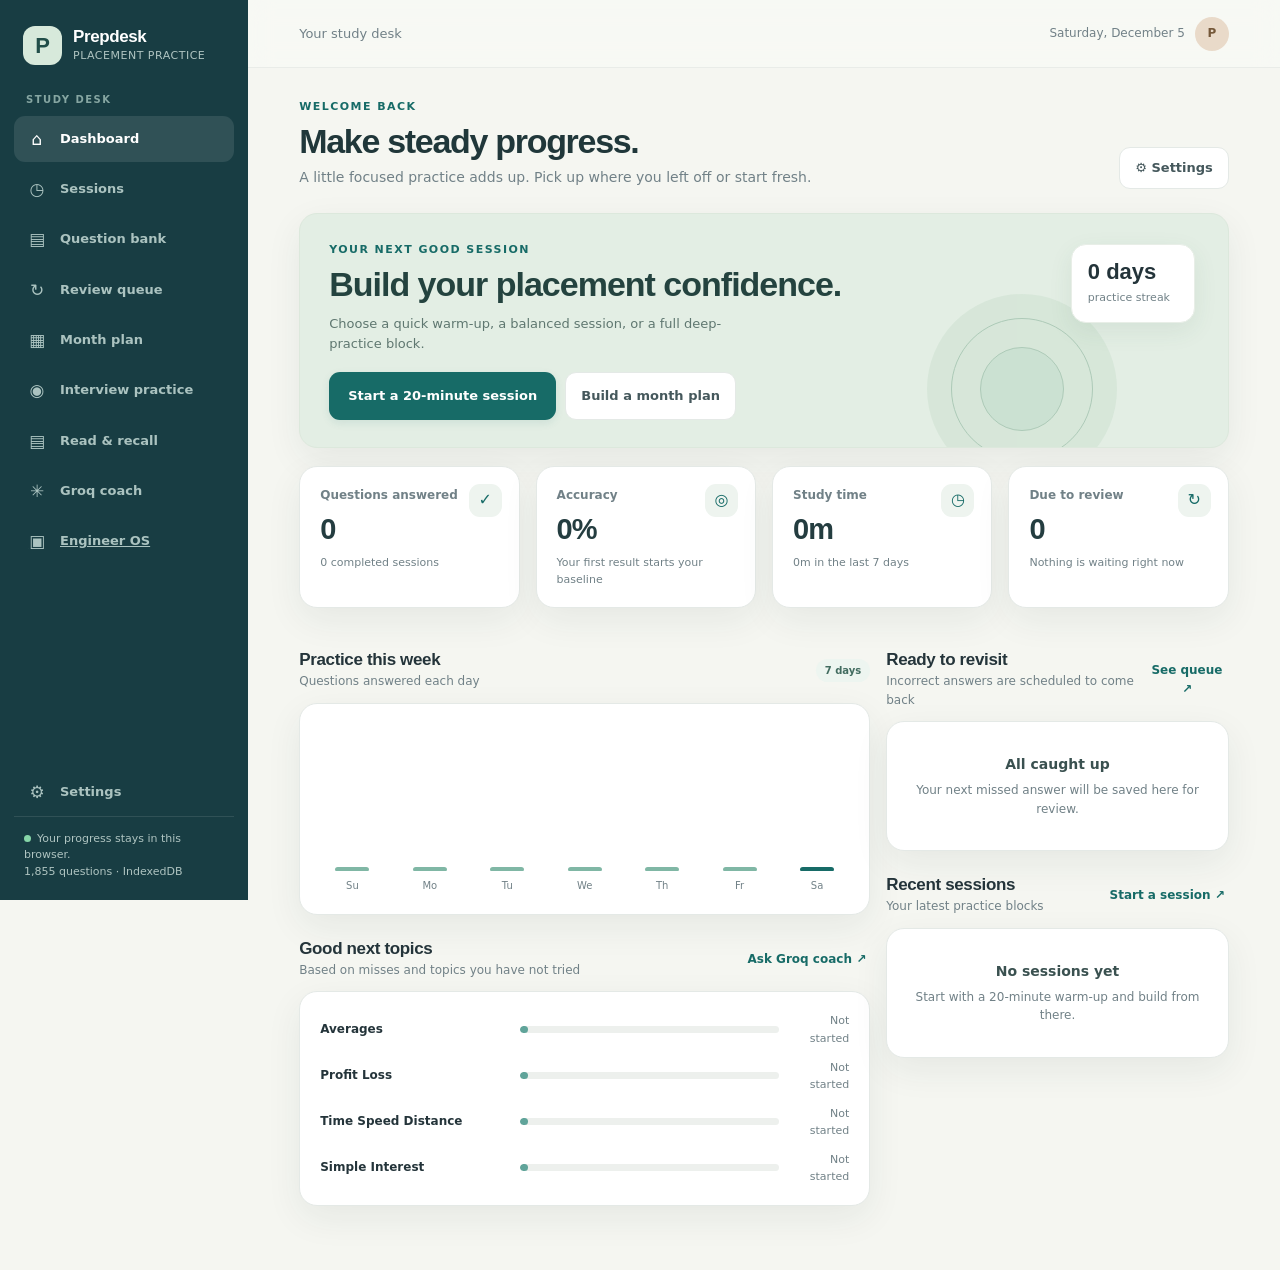
<file: index.html>
<!doctype html>
<html lang="en">
<head>
  <meta charset="utf-8">
  <meta name="viewport" content="width=device-width, initial-scale=1">
  <meta name="theme-color" content="#173c43">
  <meta name="description" content="A private, local placement aptitude practice desk with progress tracking, spaced review, study sessions, monthly planning, and a Groq-powered study coach.">
  <title>Prepdesk · Placement Practice</title>
  <link rel="manifest" href="manifest.webmanifest">
  <link rel="icon" href="icon.svg" type="image/svg+xml">
  <link rel="stylesheet" href="styles.css?v=20261112-reading1">
  <script defer src="app.js?v=20261126-interview2"></script>
</head>
<body>
  <div id="boot" class="boot-screen"><div class="boot-mark">P</div><div><strong>Prepdesk</strong><p>Opening your private study desk…</p></div></div>
  <div id="app" hidden></div>
  <noscript>This study app needs JavaScript enabled in your browser.</noscript>
</body>
</html>
</file>
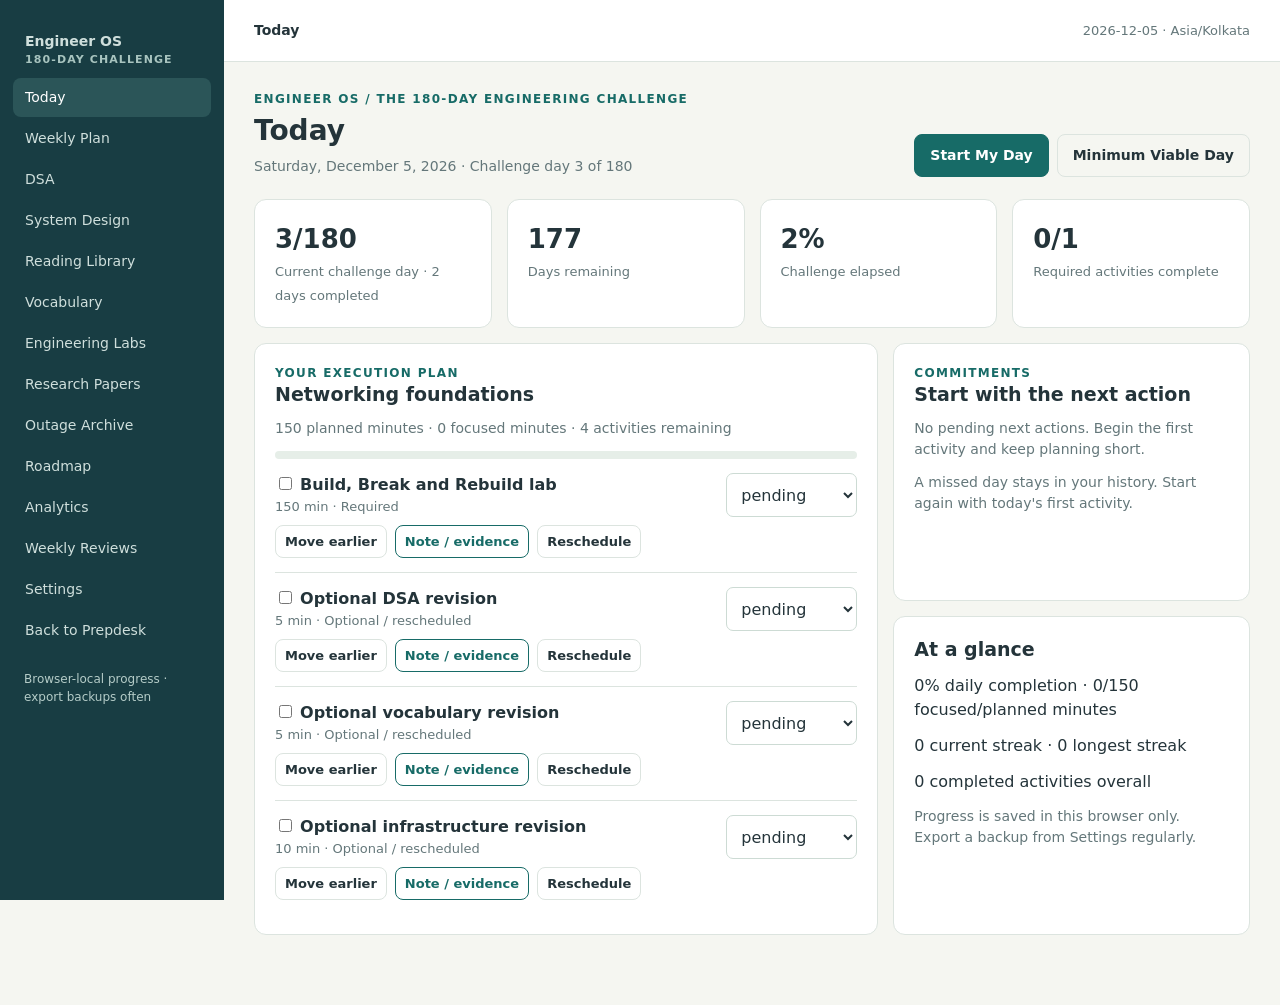
<file: engineer.html>
<!doctype html>
<html lang="en">
<head>
  <meta charset="utf-8">
  <meta name="viewport" content="width=device-width, initial-scale=1">
  <meta name="theme-color" content="#183d43">
  <meta name="description" content="Engineer OS: a local-first 180-day engineering accountability workspace.">
  <title>Engineer OS · The 180-Day Engineering Challenge</title>
  <link rel="icon" href="icon.svg" type="image/svg+xml">
  <link rel="stylesheet" href="engineer.css?v=1">
  <script defer src="engineer.js?v=1"></script>
</head>
<body>
  <div id="engineer-app"></div>
  <noscript>Engineer OS needs JavaScript enabled.</noscript>
</body>
</html>
</file>
<file: styles.css>
:root{color-scheme:light;--ink:#24343a;--muted:#718187;--line:#e4e9e6;--paper:#fff;--bg:#f5f6f1;--teal:#176b67;--teal2:#dfeee8;--nav:#183d43;--nav-muted:#abc3c0;--gold:#e6ae67;--peach:#f7e9d9;--red:#b44d48;--red-soft:#f9e7e4;--green:#26734d;--green-soft:#e2f2e8;--shadow:0 12px 36px rgba(28,52,50,.07);--radius:18px;font-family:'DM Sans',system-ui,-apple-system,'Segoe UI',sans-serif;font-synthesis:none;text-rendering:optimizeLegibility}
*{box-sizing:border-box}[hidden]{display:none!important}html{min-height:100%;background:var(--bg)}body{margin:0;color:var(--ink);font-size:15px;line-height:1.55}button,input,select,textarea{font:inherit}button{cursor:pointer}button:disabled{cursor:not-allowed;opacity:.52}a{color:inherit}.boot-screen{height:100vh;display:flex;align-items:center;justify-content:center;gap:14px;color:var(--ink)}.boot-screen p{margin:1px 0;color:var(--muted);font-size:13px}.boot-mark,.brand-mark{display:grid;place-items:center;background:#d8e9df;color:#235c55;font:800 22px Manrope,sans-serif;border-radius:13px;width:48px;height:48px}
.layout{min-height:100vh;display:grid;grid-template-columns:248px minmax(0,1fr)}.sidebar{position:sticky;top:0;height:100vh;background:var(--nav);color:white;display:flex;flex-direction:column;padding:22px 14px 16px;z-index:20}.brand{display:flex;gap:11px;align-items:center;padding:4px 9px 27px}.brand-mark{width:39px;height:39px;background:#d7e9db;color:#214e49;border-radius:12px}.brand strong{display:block;font:800 17px Manrope,sans-serif;letter-spacing:-.4px}.brand small{display:block;color:#afc4c1;font-size:11px;letter-spacing:.5px}.nav-caption{padding:0 12px 8px;font-size:10px;letter-spacing:1.5px;text-transform:uppercase;color:#86a6a2;font-weight:700}.nav-list{display:grid;gap:4px}.nav-item{border:0;color:var(--nav-muted);background:transparent;padding:10px 12px;border-radius:11px;display:flex;align-items:center;gap:12px;text-align:left;font-weight:600;font-size:13px;transition:.15s}.nav-item:hover{background:#ffffff10;color:white}.nav-item.active{background:#ffffff1a;color:white}.nav-item .ico{font-size:17px;width:22px;text-align:center;font-weight:400}.nav-spacer{flex:1}.sidebar-note{border-top:1px solid #ffffff1a;padding:14px 10px 4px;color:#afc4c1;font-size:11px;line-height:1.5}.local-dot{display:inline-block;width:7px;height:7px;border-radius:50%;background:#86d6a8;margin-right:6px}.main-column{min-width:0}.topbar{height:68px;display:flex;justify-content:space-between;align-items:center;padding:0 clamp(20px,4vw,55px);border-bottom:1px solid #e9ece8;background:#f8f9f5e8;backdrop-filter:blur(12px);position:sticky;top:0;z-index:10}.crumb{font-size:13px;color:var(--muted)}.top-actions{display:flex;align-items:center;gap:10px}.today{font-size:12px;color:var(--muted)}.avatar{width:34px;height:34px;border-radius:50%;background:#e9dac9;color:#755839;display:grid;place-items:center;font-size:12px;font-weight:800}.mobile-menu{display:none}.content{max-width:1440px;margin:0 auto;padding:30px clamp(20px,4vw,56px) 64px}.page-head{display:flex;align-items:flex-end;justify-content:space-between;gap:20px;margin-bottom:24px}.eyebrow{font-size:11px;letter-spacing:1.45px;text-transform:uppercase;color:var(--teal);font-weight:800;margin-bottom:7px}.page-head h1{font:800 clamp(25px,3vw,34px)/1.13 Manrope,sans-serif;letter-spacing:-1.3px;margin:0;color:#20373a}.page-head p{margin:7px 0 0;color:var(--muted);font-size:14px}.page-actions{display:flex;gap:9px;align-items:center;flex-wrap:wrap}
.btn{border:1px solid transparent;border-radius:11px;padding:10px 15px;background:var(--teal);color:white;font-size:13px;font-weight:700;box-shadow:0 3px 8px #176b671a;transition:.15s}.btn:hover{background:#105653;transform:translateY(-1px)}.btn.secondary{background:white;border-color:var(--line);box-shadow:none;color:#45585c}.btn.secondary:hover{background:#f7faf7;border-color:#cbd8d2}.btn.subtle{border:0;background:transparent;color:var(--teal);box-shadow:none}.btn.danger{color:var(--red);background:var(--red-soft);box-shadow:none}.btn.small{padding:7px 11px;font-size:12px}.btn.large{padding:13px 18px}.btn.gold{background:#eab873;color:#47351e}.btn:focus-visible,.nav-item:focus-visible,input:focus-visible,select:focus-visible,textarea:focus-visible{outline:3px solid #74b6a5;outline-offset:2px}
.grid{display:grid;gap:16px}.grid.kpis{grid-template-columns:repeat(4,minmax(0,1fr));margin-bottom:18px}.grid.two{grid-template-columns:minmax(0,1.5fr) minmax(280px,.9fr)}.grid.three{grid-template-columns:repeat(3,minmax(0,1fr))}.card{background:var(--paper);border:1px solid var(--line);border-radius:var(--radius);box-shadow:var(--shadow)}.card-pad{padding:20px}.kpi{padding:19px 20px;min-height:125px;position:relative;overflow:hidden}.kpi-label{font-size:12px;color:var(--muted);font-weight:600}.kpi-value{font:800 29px/1.1 Manrope,sans-serif;letter-spacing:-1px;margin-top:10px;color:#243d40}.kpi-foot{font-size:11px;color:var(--muted);margin-top:8px}.kpi-icon{position:absolute;right:17px;top:17px;width:33px;height:33px;display:grid;place-items:center;background:#eef4ef;border-radius:11px;color:var(--teal);font-size:16px}.hero{background:#e3eee4;border:1px solid #dce8dc;min-height:226px;position:relative;overflow:hidden;padding:27px 29px;display:flex;align-items:center}.hero-copy{position:relative;z-index:2;max-width:550px}.hero h2{font:800 clamp(23px,3vw,34px)/1.12 Manrope,sans-serif;letter-spacing:-1px;margin:0;color:#24433f}.hero p{font-size:13px;color:#5f7770;margin:11px 0 17px;max-width:440px}.hero-actions{display:flex;gap:9px;flex-wrap:wrap}.hero-art{position:absolute;right:12%;bottom:-37px;width:190px;height:190px;border-radius:50%;background:#d2e4d5;opacity:.7}.hero-art:before,.hero-art:after{content:'';position:absolute;border:1px solid #96bba5;border-radius:50%;inset:24px}.hero-art:after{inset:53px;background:#c1dccb}.hero-stat{position:absolute;right:33px;top:30px;background:#fff;border:1px solid #e8eee7;border-radius:15px;padding:14px 16px;box-shadow:0 8px 24px #365c4815;min-width:124px;z-index:2}.hero-stat b{font:800 22px Manrope,sans-serif;display:block}.hero-stat span{font-size:11px;color:var(--muted)}.section-title{display:flex;justify-content:space-between;align-items:center;margin:24px 0 12px;gap:10px}.section-title h2{font:750 17px Manrope,sans-serif;letter-spacing:-.35px;margin:0}.section-title p{font-size:12px;color:var(--muted);margin:2px 0 0}.text-link{border:0;background:transparent;color:var(--teal);font-size:12px;font-weight:700;padding:4px}.focus-list{display:grid;gap:12px}.focus-row{display:grid;grid-template-columns:minmax(95px,1.1fr) minmax(80px,1.5fr) 60px;gap:10px;align-items:center}.focus-name{font-size:12px;font-weight:700;overflow:hidden;text-overflow:ellipsis;white-space:nowrap}.bar{height:7px;background:#edf0ed;border-radius:9px;overflow:hidden}.bar span{height:100%;display:block;border-radius:9px;background:#60a49a}.bar span.low{background:#d69c63}.focus-meta{text-align:right;font-size:11px;color:var(--muted)}.topic-empty{font-size:12px;color:var(--muted);padding:18px 0}.week-chart{height:170px;display:flex;align-items:flex-end;gap:clamp(8px,2vw,19px);padding:8px 3px 0}.day-col{flex:1;display:flex;flex-direction:column;align-items:center;justify-content:flex-end;height:100%;gap:7px}.day-val{font-size:10px;color:#809094}.day-bar{width:min(34px,70%);min-height:4px;background:#80b7a5;border-radius:7px 7px 3px 3px;transition:height .25s}.day-bar.today-bar{background:var(--teal)}.day-lbl{font-size:10px;color:var(--muted)}.streak-card{background:#f7eee1;border-color:#f1e6d5}.streak-flex{display:flex;align-items:center;gap:13px}.streak-glyph{font-size:27px}.streak-copy strong{font:800 20px Manrope,sans-serif;display:block}.streak-copy span{font-size:11px;color:#89785e}
.tag{display:inline-flex;align-items:center;gap:5px;background:#edf5f0;color:#426c60;border-radius:999px;padding:4px 9px;font-size:10px;font-weight:700}.tag.orange{background:#f8eee0;color:#927046}.tag.red{background:var(--red-soft);color:var(--red)}.tag.gray{background:#f0f2ef;color:#69777a}.tag.green{background:var(--green-soft);color:var(--green)}.session-presets{display:grid;grid-template-columns:repeat(3,1fr);gap:12px}.preset{border:1px solid var(--line);border-radius:15px;background:white;padding:16px;text-align:left;transition:.15s}.preset:hover,.preset.selected{border-color:#82b9a9;background:#f2f8f4;transform:translateY(-1px)}.preset-time{font:800 21px Manrope,sans-serif;display:block;color:#254541}.preset-title{font-size:12px;font-weight:750;display:block;margin-top:3px}.preset-info{font-size:11px;color:var(--muted);display:block;margin-top:5px}.field{display:grid;gap:6px}.field label,.label{font-size:12px;font-weight:700;color:#53666a}.field input,.field select,.field textarea,.control-input{width:100%;border:1px solid #dce4df;border-radius:11px;background:#fff;padding:11px 12px;color:var(--ink)}.field textarea{min-height:76px;resize:vertical}.field select[multiple]{min-height:158px}.field-help{font-size:11px;color:var(--muted)}.form-grid{display:grid;grid-template-columns:repeat(2,minmax(0,1fr));gap:16px}.form-stack{display:grid;gap:17px}.choice-grid{display:flex;flex-wrap:wrap;gap:8px}.chip-check{position:relative}.chip-check input{position:absolute;opacity:0;pointer-events:none}.chip-check span{display:inline-flex;padding:8px 11px;border:1px solid var(--line);border-radius:999px;background:white;color:#5d6f72;font-size:12px;font-weight:700;cursor:pointer}.chip-check input:checked+span{background:#e3f0e9;color:#276459;border-color:#a9cbbb}.combo-grid{display:grid;grid-template-columns:repeat(5,minmax(0,1fr));gap:8px}.combo-btn{border:1px solid var(--line);border-radius:12px;background:white;padding:11px 9px;text-align:left}.combo-btn b{display:block;font-size:11px;color:#304d4a}.combo-btn small{color:var(--muted);font-size:10px}.combo-btn:hover,.combo-btn.active{background:#eef6f1;border-color:#a8c9b9}.form-divider{border:0;border-top:1px solid var(--line);margin:2px 0}
.toggle-row{display:flex;justify-content:space-between;align-items:center;gap:18px;padding:13px 0}.toggle-row+.toggle-row{border-top:1px solid var(--line)}.toggle-label strong{font-size:13px;display:block}.toggle-label small{font-size:11px;color:var(--muted)}.switch{position:relative;width:40px;height:23px;flex:0 0 auto}.switch input{opacity:0;width:0;height:0}.switch span{position:absolute;inset:0;background:#dce3de;border-radius:20px;transition:.18s;cursor:pointer}.switch span:before{content:'';position:absolute;width:17px;height:17px;left:3px;top:3px;background:white;border-radius:50%;transition:.18s;box-shadow:0 1px 3px #0002}.switch input:checked+span{background:var(--teal)}.switch input:checked+span:before{transform:translateX(17px)}
.question-card{overflow:hidden}.question-top{padding:15px 20px;border-bottom:1px solid var(--line);display:flex;align-items:center;justify-content:space-between;gap:10px}.question-content{padding:clamp(20px,4vw,38px)}.question-text{font:700 clamp(17px,2vw,21px)/1.45 Manrope,sans-serif;white-space:pre-wrap;margin:0 0 18px;color:#263d3e}.passage{margin:0 0 20px;padding:15px 17px;border-left:3px solid #85b4a3;background:#f4f8f4;border-radius:4px;color:#405a58;overflow:auto;font-size:13px}.passage p{margin:0 0 6px}.passage table{border-collapse:collapse;width:100%;font-size:12px;margin:6px 0}.passage th,.passage td{border:1px solid #d2dfd8;padding:6px 8px;text-align:left}.passage th{background:#e8f1eb}.figures{display:grid;gap:12px;margin:0 0 22px}.figures img{display:block;max-width:100%;max-height:560px;object-fit:contain;object-position:left center;border:1px solid var(--line);border-radius:10px;background:white;padding:8px}.options{display:grid;gap:9px}.option{display:flex;gap:11px;align-items:flex-start;border:1px solid #e2e8e4;border-radius:12px;padding:12px 14px;cursor:pointer;transition:.12s;background:#fff}.option:hover{background:#f8faf7;border-color:#9ac5b3}.option input{margin:5px 0 0;accent-color:var(--teal);flex:0 0 auto}.option span{white-space:pre-wrap;font-size:13px}.option.selected{border-color:#6fac98;background:#f0f7f2}.option.correct{border-color:#87c29a;background:#eef8f0}.option.incorrect{border-color:#dfa49c;background:#fff3f0}.feedback{border-radius:13px;padding:14px 16px;margin-top:18px;background:#f1f4f2;font-size:13px}.feedback.good{background:#eaf5ed;color:#286246}.feedback.bad{background:#fff1ee;color:#98453c}.feedback strong{display:block;margin-bottom:4px}.explanation{white-space:pre-wrap;color:var(--ink);margin-top:7px}.answer-cta{margin-top:15px;display:flex;justify-content:space-between;gap:8px}.session-head{display:flex;align-items:center;justify-content:space-between;gap:14px;margin-bottom:16px}.session-timer{font:800 24px Manrope,sans-serif;letter-spacing:-.5px;color:#23413e}.session-timer.urgent{color:var(--red)}.session-progress{height:6px;background:#e6ece7;border-radius:7px;overflow:hidden;flex:1;margin:0 18px}.session-progress span{display:block;height:100%;background:#5ba08e;border-radius:7px}.session-meta{display:flex;gap:8px;align-items:center;color:var(--muted);font-size:12px}.session-bottom{display:flex;justify-content:space-between;align-items:center;gap:12px;margin-top:15px}.session-buttons{display:flex;gap:8px}.kbd-hint{color:#8a9897;font-size:11px}.result-hero{background:#e8f1e8;padding:28px;border-radius:18px;border:1px solid #dce9df;display:flex;align-items:center;justify-content:space-between;gap:18px}.result-score{font:800 44px Manrope,sans-serif;color:#24554c}.result-details{font-size:13px;color:#5e7370}.result-ring{width:112px;height:112px;border-radius:50%;background:conic-gradient(#4d9d81 var(--pct),#d6e3db var(--pct));display:grid;place-items:center;flex:0 0 auto}.result-ring:before{content:attr(data-label);width:82px;height:82px;border-radius:50%;display:grid;place-items:center;background:#e8f1e8;font:800 18px Manrope,sans-serif;color:#305e50}
.review-list,.history-list,.plan-list{display:grid;gap:9px}.list-row{display:flex;align-items:center;gap:13px;padding:13px 14px;border:1px solid var(--line);border-radius:13px;background:white}.list-main{min-width:0;flex:1}.list-main strong{display:block;font-size:12px;white-space:nowrap;overflow:hidden;text-overflow:ellipsis}.list-main small{display:block;color:var(--muted);font-size:11px;margin-top:3px}.list-end{text-align:right;font-size:11px;color:var(--muted);white-space:nowrap}.review-indicator{width:9px;height:9px;border-radius:50%;background:#dc9a67;flex:0 0 auto}.calendar-grid{display:grid;grid-template-columns:repeat(7,minmax(0,1fr));gap:6px}.calendar-day-head{text-align:center;font-size:10px;color:var(--muted);padding:4px}.calendar-cell{min-height:68px;border:1px solid var(--line);background:white;border-radius:11px;padding:7px}.calendar-cell.muted{opacity:.45}.calendar-cell.today{border-color:#72ae98;background:#f1f7f1}.calendar-num{font-size:10px;color:#748489}.calendar-pill{background:#e8f2eb;color:#356d58;border-radius:5px;padding:3px 4px;font-size:9px;line-height:1.3;margin-top:4px;overflow:hidden;white-space:nowrap;text-overflow:ellipsis}.plan-week{margin:17px 0}.week-label{font:750 13px Manrope,sans-serif;margin-bottom:8px}.plan-topic-list{display:flex;flex-wrap:wrap;gap:5px;margin:5px 0}.plan-day{display:grid;grid-template-columns:88px minmax(0,1fr) auto;align-items:center;gap:12px;padding:13px 14px;border:1px solid var(--line);border-radius:13px;background:white}.plan-date{font-size:11px;font-weight:750;color:#49605f}.plan-date small{display:block;color:var(--muted);font-weight:500}.plan-session-title{font-size:12px;font-weight:750}.plan-session-note{font-size:11px;color:var(--muted)}
.coach-layout{display:grid;grid-template-columns:minmax(0,1.3fr) minmax(260px,.8fr);gap:16px;align-items:start}.chat-card{min-height:510px;display:flex;flex-direction:column}.chat-head{padding:18px 20px;border-bottom:1px solid var(--line);display:flex;align-items:center;gap:11px}.coach-orb{width:38px;height:38px;border-radius:13px;background:#e5f0e8;display:grid;place-items:center;color:#327468;font-size:18px}.chat-head strong{display:block;font-size:14px}.chat-head small{display:block;color:var(--muted);font-size:11px}.chat-log{padding:18px;display:flex;flex-direction:column;gap:12px;flex:1;max-height:480px;overflow:auto}.bubble{max-width:88%;padding:12px 14px;border-radius:14px;font-size:13px;white-space:pre-wrap}.bubble.assistant{align-self:flex-start;background:#f0f5f1;border:1px solid #e6ede7}.bubble.user{align-self:flex-end;background:#1a6b65;color:white}.bubble p{margin:0 0 8px}.bubble p:last-child{margin-bottom:0}.chat-compose{padding:14px 16px;border-top:1px solid var(--line);display:flex;gap:8px;align-items:flex-end}.chat-compose textarea{flex:1;min-height:43px;max-height:120px;resize:vertical;border:1px solid var(--line);border-radius:12px;padding:10px 12px;outline-color:#7bb5a2}.quick-prompts{padding:0 16px 12px;display:flex;gap:7px;flex-wrap:wrap}.quick-prompts button{border:1px solid var(--line);background:#fff;color:#536965;border-radius:999px;padding:6px 9px;font-size:10px}.quick-prompts button:hover{background:#edf6ef}.typing{color:var(--muted);font-size:12px}.insight-card{padding:18px}.insight-card h3{font:750 14px Manrope,sans-serif;margin:0}.insight-card p{font-size:12px;color:var(--muted);margin:7px 0 0}.insight-list{display:grid;gap:12px;margin-top:15px}.insight{padding:11px 12px;background:#f7f8f5;border-radius:11px}.insight b{display:block;font-size:12px}.insight span{font-size:11px;color:var(--muted)}.privacy-note{padding:12px 13px;border-radius:12px;background:#f7f2e9;color:#79653f;font-size:11px;line-height:1.5}
.settings-row{padding:17px 0;border-bottom:1px solid var(--line)}.settings-row:last-child{border:0}.settings-row h3{font:750 14px Manrope,sans-serif;margin:0 0 4px}.settings-row p{font-size:12px;color:var(--muted);margin:0 0 12px;max-width:760px}.inline-form{display:flex;gap:8px;align-items:center;max-width:750px}.inline-form input{flex:1;min-width:0;border:1px solid var(--line);border-radius:10px;padding:10px 12px}.notice{padding:12px 14px;border-radius:12px;background:#eef4ef;font-size:11px;color:#567169}.notice.warning{background:#fbf0e2;color:#896940}.modal-backdrop{position:fixed;inset:0;background:#102d2e88;display:grid;place-items:center;padding:18px;z-index:60}.modal{max-width:510px;width:100%;background:white;border-radius:18px;padding:22px;box-shadow:0 22px 80px #102d2e44}.modal h2{font:800 20px Manrope,sans-serif;margin:0}.modal p{font-size:13px;color:var(--muted)}.toast{position:fixed;bottom:22px;right:22px;background:#244b46;color:white;border-radius:12px;padding:12px 16px;box-shadow:var(--shadow);font-size:12px;z-index:80;animation:toastIn .18s ease}.skeleton{height:10px;background:linear-gradient(90deg,#eef1ec,#f8faf7,#eef1ec);background-size:200%;animation:shimmer 1.5s infinite;border-radius:8px}@keyframes shimmer{to{background-position:-200% 0}}@keyframes toastIn{from{transform:translateY(8px);opacity:0}to{transform:translateY(0);opacity:1}}.empty-state{text-align:center;padding:32px 15px;color:var(--muted);font-size:12px}.empty-state b{display:block;color:#3a5150;font-size:14px;margin-bottom:5px}.subtle-line{color:var(--muted);font-size:11px}.progress-track{height:8px;border-radius:10px;background:#edf1ed;overflow:hidden}.progress-track span{display:block;height:100%;background:#71aa91;border-radius:10px}.mono{font-variant-numeric:tabular-nums}.divider{height:1px;background:var(--line);margin:17px 0}.shortcuts{display:flex;gap:6px;flex-wrap:wrap}.icon-btn{border:1px solid var(--line);border-radius:9px;background:white;padding:7px 10px;color:#596c6d;font-size:11px}
@media(max-width:1120px){.layout{grid-template-columns:218px minmax(0,1fr)}.grid.kpis{grid-template-columns:repeat(2,minmax(0,1fr))}.grid.two,.coach-layout{grid-template-columns:1fr}.combo-grid{grid-template-columns:repeat(3,minmax(0,1fr))}.hero-art{right:9%}}
@media(max-width:760px){.layout{display:block}.sidebar{position:fixed;left:-260px;width:248px;transition:left .2s;box-shadow:12px 0 45px #102d2e33}.sidebar.open{left:0}.mobile-menu{display:inline-grid;place-items:center;border:1px solid var(--line);background:white;border-radius:9px;width:34px;height:34px;color:#3c5554}.topbar{height:58px;padding:0 15px}.topbar-left{display:flex;align-items:center;gap:10px}.today{display:none}.content{padding:22px 15px 45px}.page-head{align-items:flex-start;flex-direction:column;margin-bottom:18px}.page-actions{width:100%}.hero{padding:23px 20px;min-height:235px}.hero-stat{right:16px;top:auto;bottom:14px;padding:9px 12px}.hero-art{right:15%;bottom:-75px}.session-presets{grid-template-columns:1fr}.combo-grid{grid-template-columns:repeat(2,minmax(0,1fr))}.form-grid{grid-template-columns:1fr}.result-hero{padding:21px}.result-ring{width:90px;height:90px}.result-ring:before{width:65px;height:65px}.plan-day{grid-template-columns:68px minmax(0,1fr)}.plan-day>.btn{grid-column:2;justify-self:start}.calendar-cell{min-height:55px;padding:5px}.calendar-grid{gap:3px}.calendar-pill{font-size:8px}.focus-row{grid-template-columns:minmax(85px,1fr) minmax(60px,1fr) 48px}.session-head{flex-wrap:wrap}.session-progress{order:3;flex-basis:100%;margin:0}.session-meta{margin-left:auto}}
@media(max-width:460px){.grid.kpis{gap:9px}.kpi{padding:14px;min-height:112px}.kpi-value{font-size:24px}.kpi-icon{width:27px;height:27px;right:11px;top:11px}.hero-stat{right:12px;bottom:10px}.hero-copy{padding-bottom:48px}.hero h2{font-size:26px}.hero-art{right:8%}.calendar-cell{min-height:48px}.calendar-pill{display:none}.calendar-num{font-size:9px}.week-chart{height:135px}.page-head h1{font-size:28px}.session-timer{font-size:21px}.session-bottom{align-items:flex-start;flex-direction:column}.answer-cta{flex-direction:column}.answer-cta .btn{width:100%}.bubble{max-width:96%}}

.reading-layout{display:grid;grid-template-columns:minmax(0,1.5fr) minmax(270px,.75fr);gap:16px;align-items:start}.reading-board-callout{display:flex;align-items:center;justify-content:space-between;gap:18px;padding:20px;border-radius:15px;background:#eef5ef;border:1px solid #dfeae0}.reading-board-callout h2{font:800 18px Manrope,sans-serif;color:#294d45;margin:5px 0}.reading-board-callout p{font-size:12px;line-height:1.6;color:#61736e;margin:0;max-width:560px}.reading-form>label{display:block;font-size:12px;font-weight:750;margin:14px 0 6px}.reading-form>input{width:100%;border:1px solid var(--line);border-radius:11px;padding:11px 12px;font:12px Manrope,sans-serif;color:var(--ink);outline-color:#78ad9a}.reading-form .interview-actions{margin-top:16px}
@media(max-width:1120px){.reading-layout{grid-template-columns:1fr}}
@media(max-width:760px){.reading-board-callout{align-items:flex-start;flex-direction:column;padding:16px}.reading-board-callout .btn{width:100%;justify-content:center}}

.interview-layout{display:grid;grid-template-columns:minmax(0,1.5fr) minmax(270px,.75fr);gap:16px;align-items:start}.interview-main{padding:22px}.interview-toolbar{display:flex;align-items:center;gap:8px;flex-wrap:wrap;margin-bottom:18px}.interview-filter{display:flex;align-items:center;gap:8px;margin-right:auto;color:var(--muted);font-size:12px}.interview-filter select{border:1px solid var(--line);border-radius:9px;background:#fff;padding:8px 10px;color:var(--ink)}.interview-question{padding:24px;border-radius:16px;background:#f1f6f1;border:1px solid #e1ebe2}.interview-question h2{font:800 23px Manrope,sans-serif;margin:5px 0 10px;color:#224c45}.interview-question>p{font:650 17px/1.65 Manrope,sans-serif;color:#294440;max-width:850px}.interview-followups{margin:16px 0;color:#516d64;font-size:12px}.interview-followups summary,.interview-record summary{cursor:pointer}.interview-followups ul{padding-left:21px;line-height:1.8}.interview-actions{display:flex;gap:8px;flex-wrap:wrap;margin-top:19px}.interview-help{font-size:11px;color:var(--muted);margin:12px 0 0}.interview-step{padding:22px 3px 2px}.interview-step h3,.interview-side-title{font:800 17px Manrope,sans-serif;color:#284a43;margin:4px 0 7px}.interview-step>p{color:var(--muted);font-size:12px;max-width:780px}.interview-step>label{display:block;font-size:12px;font-weight:750;margin:14px 0 6px}.interview-step textarea{width:100%;resize:vertical;border:1px solid var(--line);border-radius:11px;padding:11px 12px;font:12px/1.6 Manrope,sans-serif;color:var(--ink);outline-color:#78ad9a}.interview-submit-row{display:flex;align-items:center;gap:12px;flex-wrap:wrap;margin:12px 0}.interview-privacy{margin-top:10px;line-height:1.5}.interview-side{display:grid;gap:14px}.interview-skill-list{display:flex;gap:6px;flex-wrap:wrap;margin-top:13px}.interview-stat-row{display:flex;justify-content:space-between;gap:12px;padding:8px 0;border-bottom:1px solid var(--line);font-size:11px;color:var(--muted)}.interview-stat-row b{color:#35554d;text-align:right}.rubric-list{padding-left:18px;font-size:11px;line-height:1.8;color:#61736e}.rubric-list b{color:#314e47}.interview-history{display:grid;gap:9px}.interview-record{border:1px solid var(--line);border-radius:13px;background:white;padding:0 14px}.interview-record summary{display:flex;align-items:center;gap:12px;min-height:66px;list-style:none}.interview-record summary::-webkit-details-marker{display:none}.interview-record-score{font:800 19px Manrope,sans-serif;color:#2d6759;min-width:48px}.interview-record-score small{font-size:10px;color:var(--muted)}.interview-record-title{min-width:0;flex:1}.interview-record-title strong,.interview-record-title small{display:block;overflow:hidden;text-overflow:ellipsis;white-space:nowrap}.interview-record-title strong{font-size:12px}.interview-record-title small{font-size:10px;color:var(--muted);margin-top:3px}.interview-record-body{border-top:1px solid var(--line);padding:12px 0 15px;font-size:12px;line-height:1.6;color:#526965}.interview-record-body p{margin:5px 0 10px}.interview-metrics{display:flex;gap:6px;flex-wrap:wrap;margin:9px 0}.interview-metrics span{font-size:10px;background:#f2f5f2;border-radius:7px;padding:5px 7px}.interview-metrics b{color:#315d50}.interview-transcript{white-space:pre-wrap;background:#f7f8f5;border-radius:9px;padding:10px}
@media(max-width:1120px){.interview-layout{grid-template-columns:1fr}}
@media(max-width:760px){.interview-main{padding:15px}.interview-question{padding:18px}.interview-question h2{font-size:20px}.interview-question>p{font-size:15px}.interview-toolbar{align-items:flex-start}.interview-filter{width:100%;justify-content:space-between}.interview-filter select{flex:1;max-width:220px}.interview-record summary{gap:8px}.interview-record-score{min-width:43px}}
</file>
<file: engineer.css>
:root{color-scheme:light;--ink:#24343a;--muted:#64777a;--line:#dce4df;--paper:#fff;--bg:#f5f6f1;--nav:#183d43;--teal:#176b67;--soft:#e4f0e9;--red:#a94140;font:16px/1.5 system-ui,-apple-system,"Segoe UI",sans-serif}*{box-sizing:border-box}body{margin:0;background:var(--bg);color:var(--ink)}button,input,select,textarea{font:inherit}button{cursor:pointer}a{color:var(--teal)}[hidden]{display:none!important}.shell{display:grid;grid-template-columns:224px minmax(0,1fr);min-height:100vh}.side{background:var(--nav);color:#e5eeea;padding:22px 13px;position:sticky;top:0;height:100vh;overflow:auto}.brand{display:block;color:#fff;text-decoration:none;padding:0 11px 20px;font-weight:800;font-size:20px}.brand small{display:block;color:#a8c4bf;font-size:11px;font-weight:600;letter-spacing:.1em}.side nav{display:grid;gap:2px}.side button,.side a{display:block;width:100%;text-align:left;padding:9px 12px;border:0;border-radius:8px;color:#cfdfdc;background:transparent;text-decoration:none;font-size:14px}.side button:hover,.side a:hover,.side button.active{background:#2b5558;color:white}.side footer{font-size:12px;color:#b5ccc8;padding:20px 11px}.main{min-width:0}.top{height:62px;border-bottom:1px solid var(--line);background:white;display:flex;align-items:center;justify-content:space-between;padding:0 30px;gap:12px}.top strong{font-size:14px}.top span{font-size:13px;color:var(--muted)}.content{max-width:1180px;margin:auto;padding:28px 30px 70px}.eyebrow{font-size:12px;text-transform:uppercase;letter-spacing:.11em;font-weight:750;color:var(--teal)}h1{font-size:28px;line-height:1.2;margin:6px 0 8px}h2{font-size:19px;line-height:1.3;margin:0 0 12px}h3{font-size:16px;margin:0 0 8px}p{margin:7px 0 12px}.sub{color:var(--muted);font-size:14px}.lead{display:flex;justify-content:space-between;align-items:end;gap:16px;margin-bottom:22px}.row{display:flex;gap:8px;flex-wrap:wrap;align-items:center}.grid{display:grid;gap:15px}.two{grid-template-columns:minmax(0,1.4fr) minmax(270px,.8fr)}.three{grid-template-columns:repeat(3,minmax(0,1fr))}.four{grid-template-columns:repeat(4,minmax(0,1fr))}.card{background:white;border:1px solid var(--line);border-radius:12px;padding:20px;min-width:0}.metric b{display:block;font-size:26px;font-variant-numeric:tabular-nums}.metric span{font-size:13px;color:var(--muted)}.btn{border:1px solid var(--teal);background:var(--teal);color:white;padding:10px 15px;border-radius:8px;font-weight:700;font-size:14px;text-decoration:none;display:inline-block}.btn:hover{filter:brightness(.9)}.btn.secondary{background:white;color:var(--teal)}.btn.quiet{background:transparent;color:var(--ink);border-color:var(--line)}.btn.danger{background:#fff;color:var(--red);border-color:#edc9c7}.btn.small{padding:6px 9px;font-size:13px}.task{display:grid;grid-template-columns:1fr auto;gap:8px;padding:14px 0;border-bottom:1px solid var(--line)}.task:last-child{border:0}.task strong{display:block}.task small{display:block;color:var(--muted);font-size:13px}.task select{max-width:150px}.badge{display:inline-block;padding:3px 7px;border-radius:5px;background:#edf2ef;color:#42645d;font-size:12px;font-weight:700}.badge.done{background:#e0f0e5;color:#236e46}.badge.mvd{background:#fff1db;color:#8b641d}.field{display:grid;gap:5px;margin-bottom:12px}.field label{font-size:13px;font-weight:700}.field input,.field select,.field textarea,.task select,.search{border:1px solid #cddbd4;border-radius:7px;padding:8px 10px;background:white;color:var(--ink);width:100%;min-width:0}.field textarea{min-height:75px;resize:vertical}.form-grid{display:grid;grid-template-columns:repeat(2,minmax(0,1fr));gap:0 12px}.item{padding:13px 0;border-bottom:1px solid var(--line)}.item:last-child{border:0}.item strong{display:block}.item small{color:var(--muted);font-size:13px}.item details{margin-top:7px}.item summary{cursor:pointer;color:var(--teal);font-size:13px}.progress{height:8px;background:#e6eee8;border-radius:20px;overflow:hidden}.progress span{display:block;height:100%;background:#4b9a78}.focus{max-width:800px;margin:auto}.timer{font-size:54px;font-variant-numeric:tabular-nums;font-weight:750;letter-spacing:-.04em}.heatmap{display:grid;grid-template-columns:repeat(30,minmax(12px,1fr));gap:3px;overflow:auto}.heatmap button{aspect-ratio:1;border:1px solid #d7e2da;background:#edf1ed;border-radius:3px;min-width:12px;padding:0}.heatmap button[data-level="1"]{background:#b9d9c5}.heatmap button[data-level="2"]{background:#71af8d}.heatmap button[data-level="3"]{background:#2c7859}.heatmap button.selected{outline:2px solid var(--nav);outline-offset:1px}.tabs{display:flex;gap:6px;flex-wrap:wrap;margin-bottom:18px}.tabs button{border:1px solid var(--line);background:white;padding:7px 10px;border-radius:7px;font-size:13px}.tabs button.active{background:var(--nav);color:white}.notice{background:#eef4ee;border:1px solid #d9e7d9;padding:12px 14px;border-radius:8px;color:#456458;font-size:13px}.error{color:var(--red)}.mobile-nav{display:none}.hide-focus .side,.hide-focus .top{display:none}.hide-focus .shell{display:block}.hide-focus .content{max-width:900px}.phase{border-left:3px solid #9bc7ab;padding-left:15px}.phase li{margin:5px 0}@media(max-width:900px){.two,.three,.four{grid-template-columns:1fr 1fr}.shell{grid-template-columns:185px 1fr}}@media(max-width:700px){.shell{display:block}.side{position:static;height:auto;padding:10px}.brand{padding:4px 6px;font-size:16px}.brand small{display:inline;margin-left:5px}.side nav{display:flex;overflow:auto}.side nav button,.side nav a{white-space:nowrap;width:auto}.side footer{display:none}.top{padding:0 16px}.content{padding:20px 15px 60px}.two,.three,.four,.form-grid{grid-template-columns:1fr}.lead{display:block}.lead .row{margin-top:12px}.heatmap{grid-template-columns:repeat(30,13px)}}
</file>
